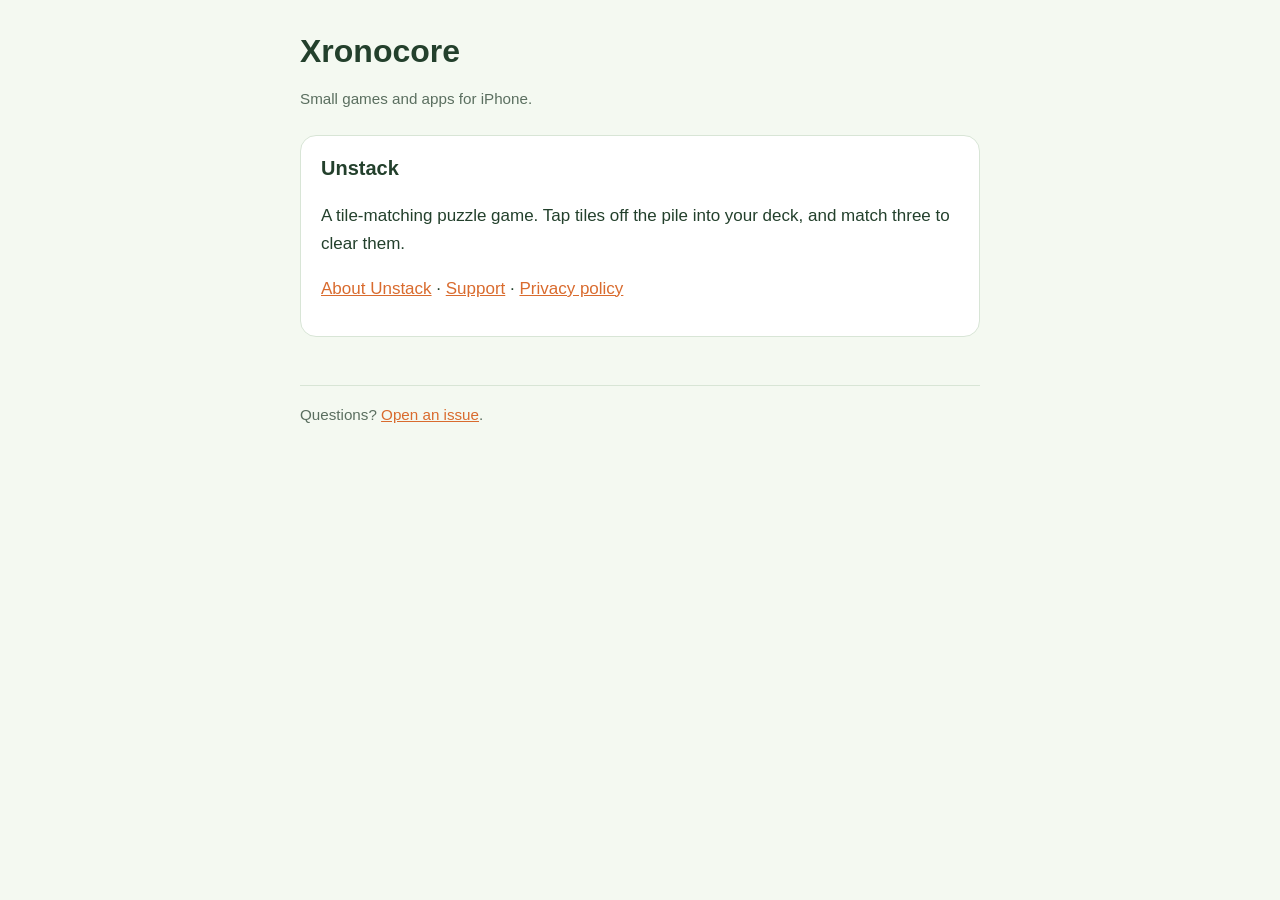
<file: index.html>
<!doctype html>
<html lang="en">
<head>
  <meta charset="utf-8">
  <meta name="viewport" content="width=device-width, initial-scale=1">
  <title>Xronocore</title>
  <meta name="description" content="Apps by Xronocore.">
  <link rel="icon" href="data:,">
  <link rel="stylesheet" href="/style.css">
</head>
<body>
  <main>
    <header>
      <h1>Xronocore</h1>
      <p class="muted">Small games and apps for iPhone.</p>
    </header>

    <section class="card">
      <h2>Unstack</h2>
      <p>A tile-matching puzzle game. Tap tiles off the pile into your deck, and match three to clear them.</p>
      <p><a href="/unstack/">About Unstack</a> &middot; <a href="/unstack/support/">Support</a> &middot; <a href="/unstack/privacy/">Privacy policy</a></p>
    </section>

    <footer class="muted">
      Questions? <a href="https://github.com/xronocore/xronocore.github.io/issues">Open an issue</a>.
    </footer>
  </main>
</body>
</html>
</file>
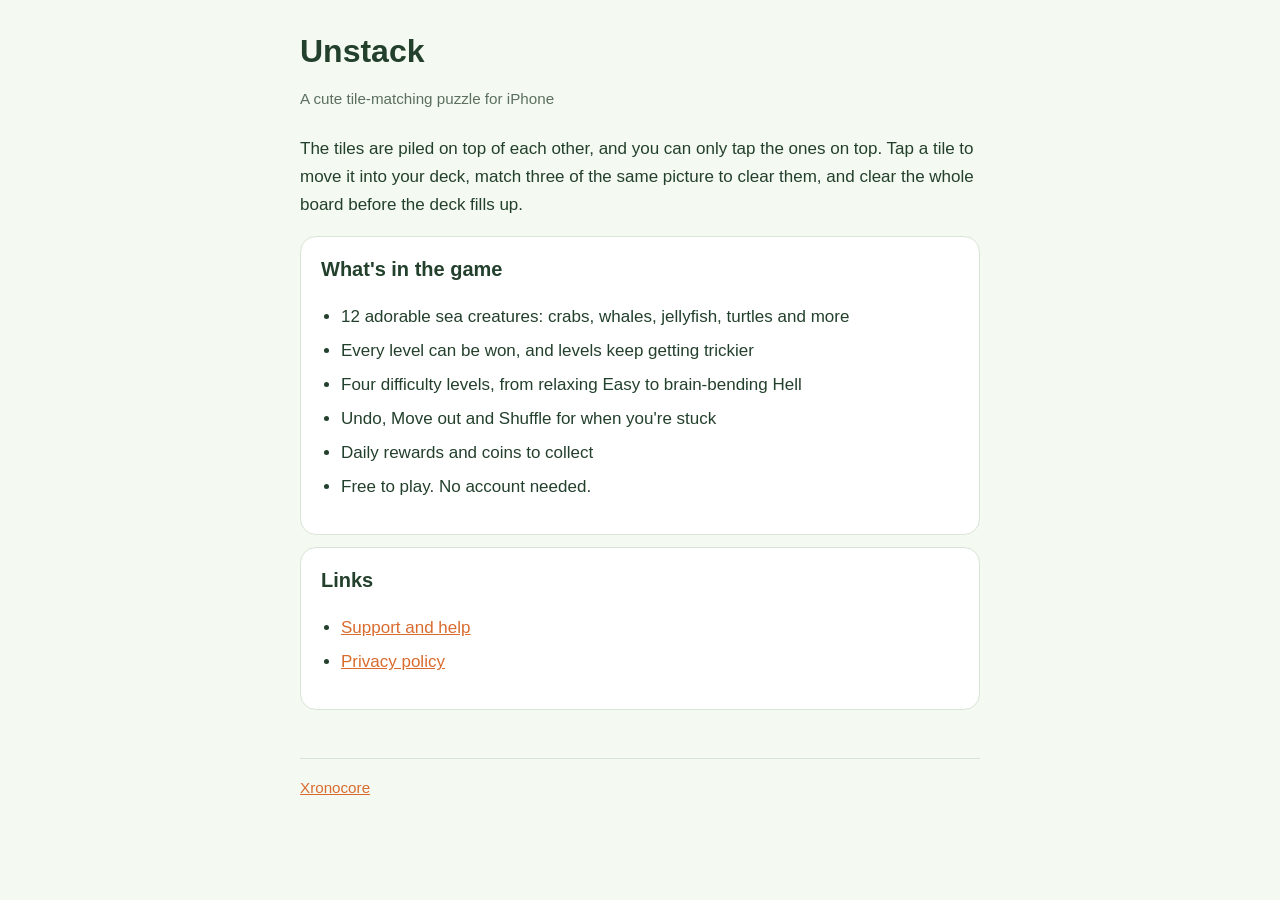
<file: unstack/index.html>
<!doctype html>
<html lang="en">
<head>
  <meta charset="utf-8">
  <meta name="viewport" content="width=device-width, initial-scale=1">
  <title>Unstack: a cute tile-matching puzzle for iPhone</title>
  <meta name="description" content="Tap tiles off the pile, match three, and clear the board before your deck fills up.">
  <link rel="icon" href="data:,">
  <link rel="stylesheet" href="/style.css">
</head>
<body>
  <main>
    <header>
      <h1>Unstack</h1>
      <p class="muted">A cute tile-matching puzzle for iPhone</p>
    </header>

    <p>
      The tiles are piled on top of each other, and you can only tap the ones on top. Tap a tile to move it
      into your deck, match three of the same picture to clear them, and clear the whole board before the
      deck fills up.
    </p>

    <section class="card">
      <h2>What's in the game</h2>
      <ul>
        <li>12 adorable sea creatures: crabs, whales, jellyfish, turtles and more</li>
        <li>Every level can be won, and levels keep getting trickier</li>
        <li>Four difficulty levels, from relaxing Easy to brain-bending Hell</li>
        <li>Undo, Move out and Shuffle for when you're stuck</li>
        <li>Daily rewards and coins to collect</li>
        <li>Free to play. No account needed.</li>
      </ul>
    </section>

    <section class="card">
      <h2>Links</h2>
      <ul>
        <li><a href="/unstack/support/">Support and help</a></li>
        <li><a href="/unstack/privacy/">Privacy policy</a></li>
      </ul>
    </section>

    <footer class="muted">
      <a href="/">Xronocore</a>
    </footer>
  </main>
</body>
</html>
</file>
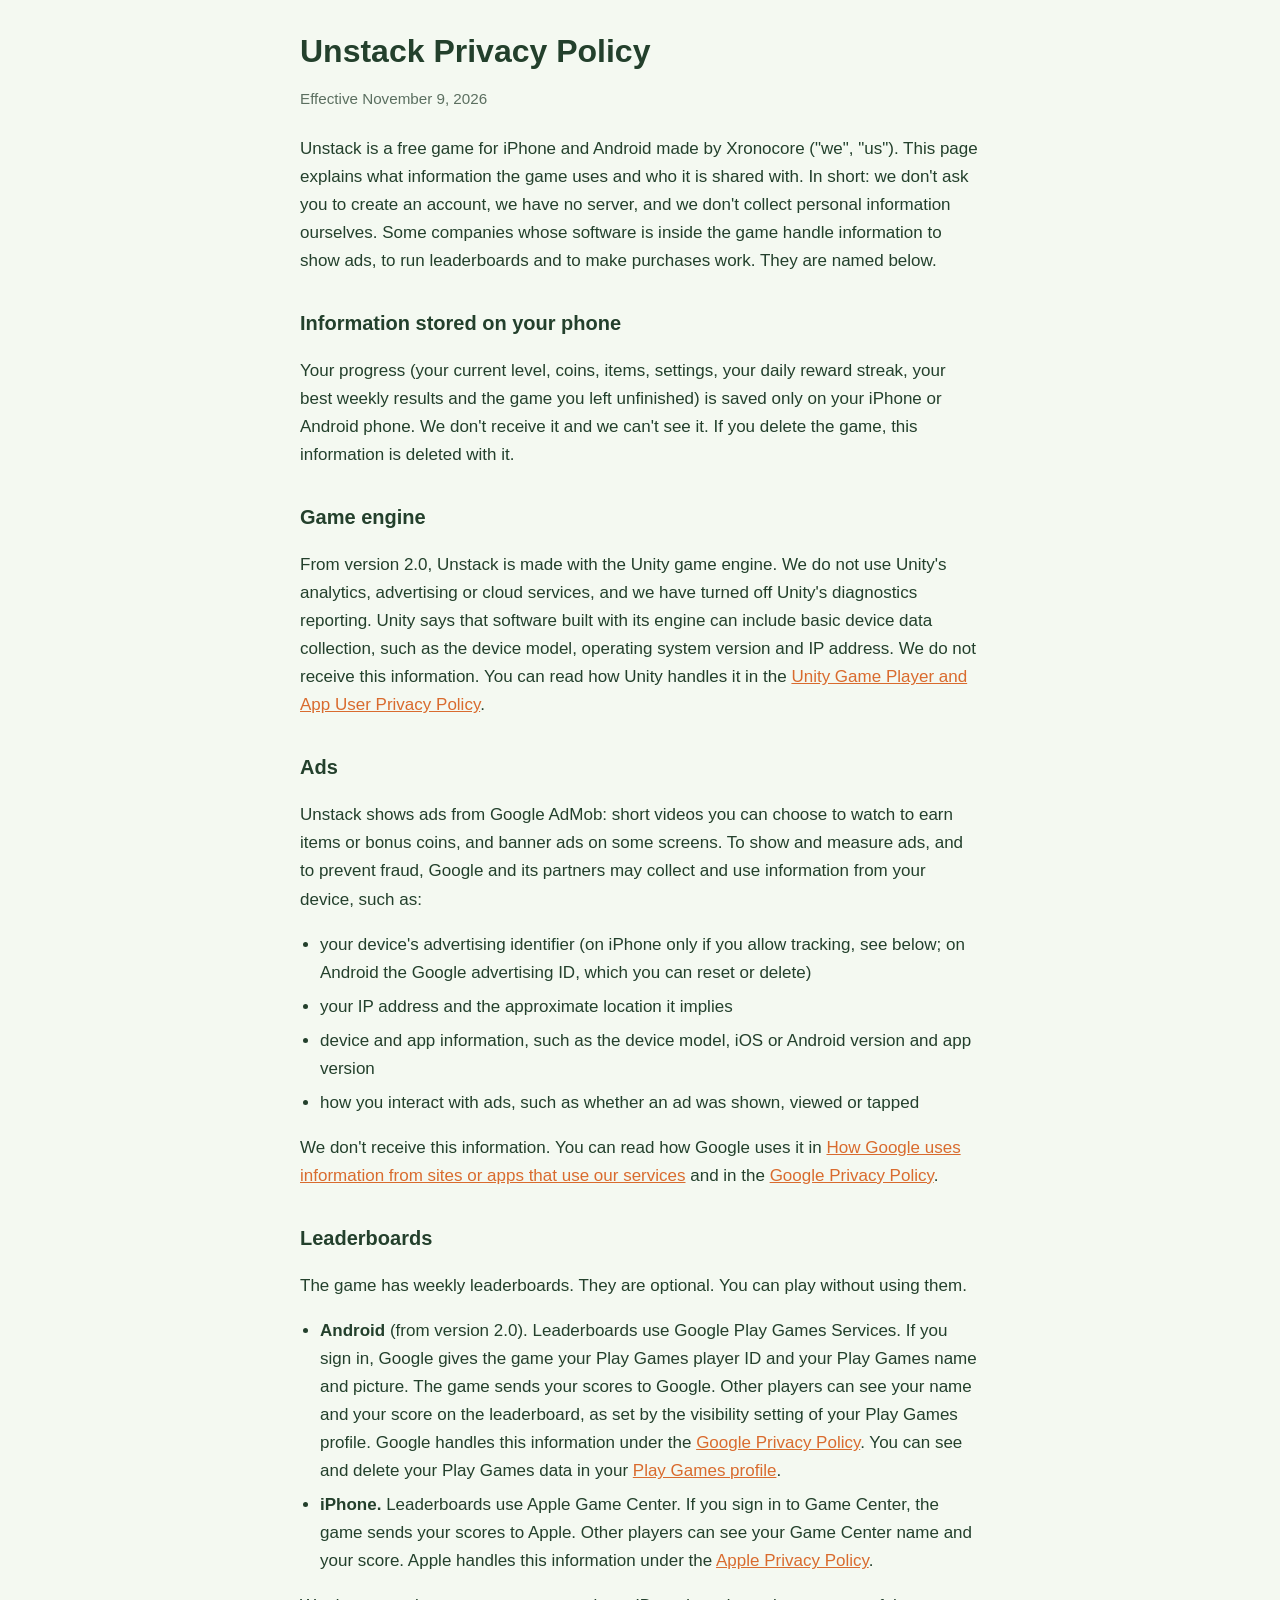
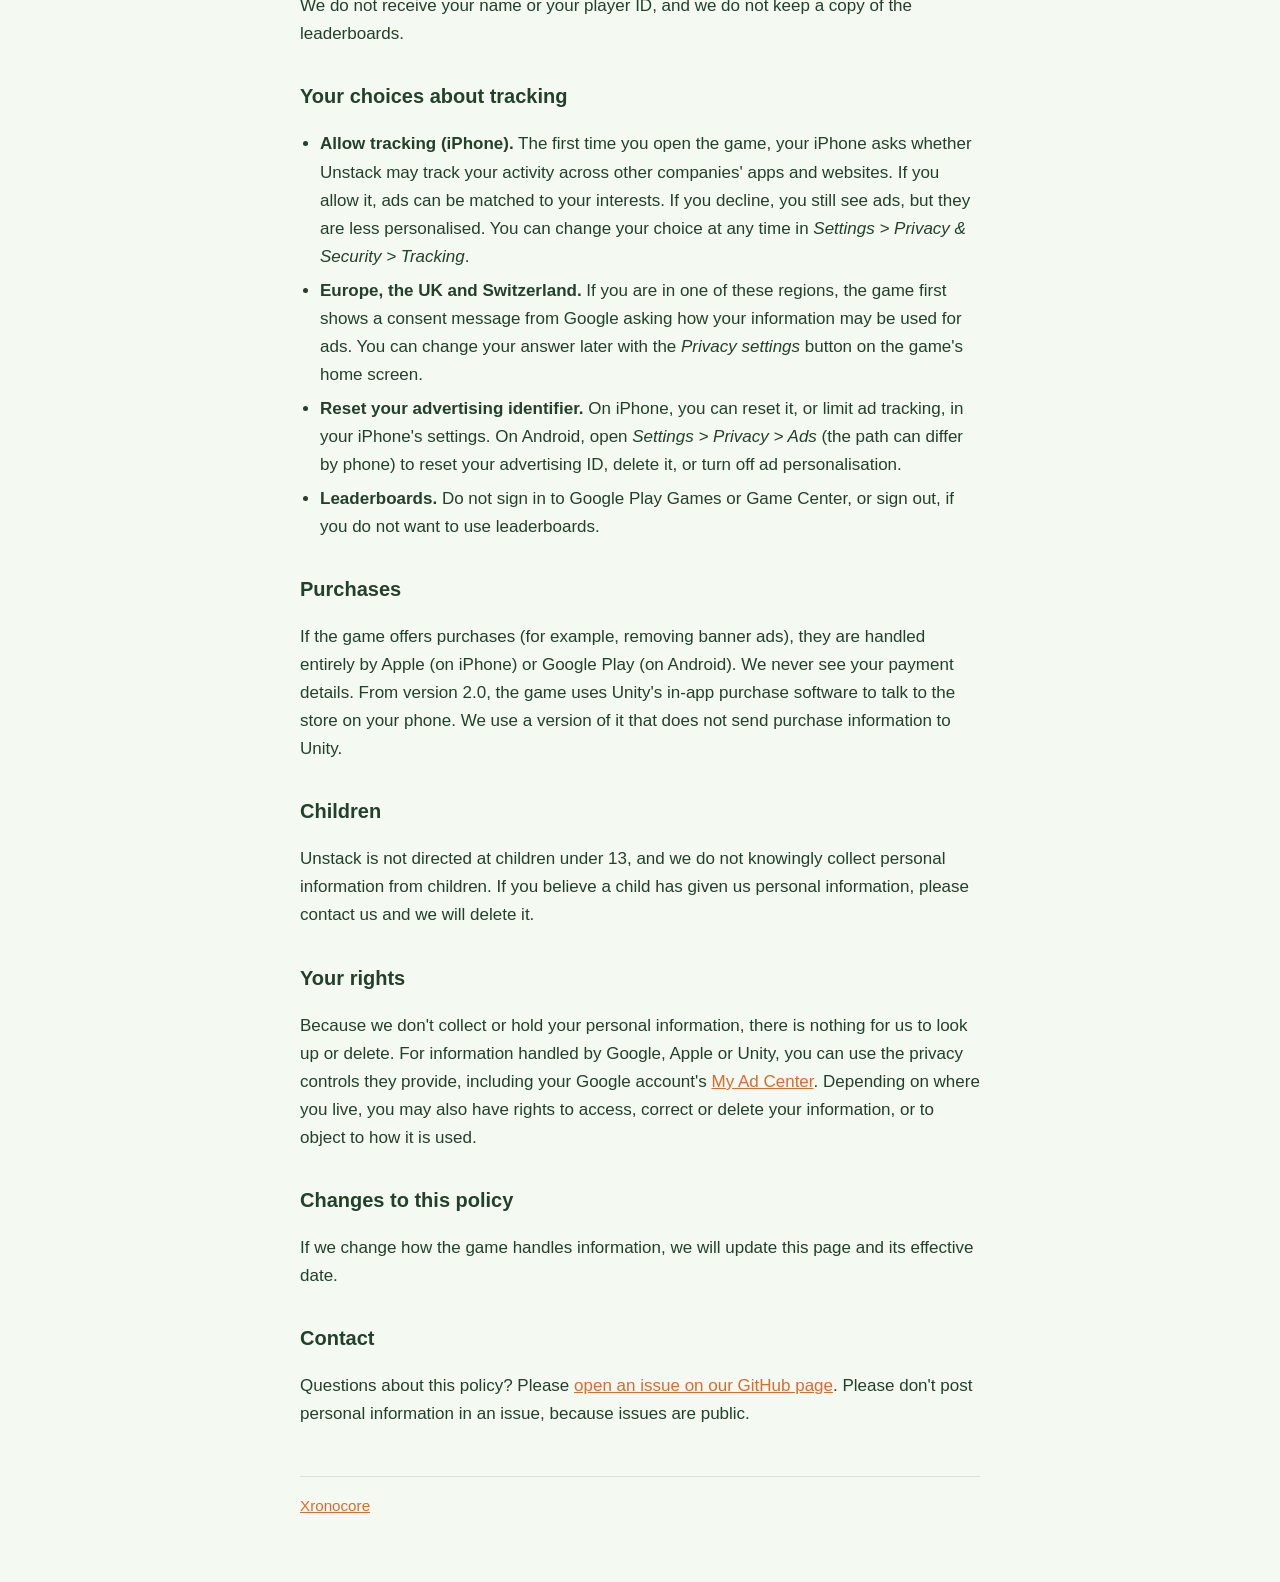
<file: unstack/privacy/index.html>
<!doctype html>
<html lang="en">
<head>
  <meta charset="utf-8">
  <meta name="viewport" content="width=device-width, initial-scale=1">
  <title>Unstack Privacy Policy</title>
  <meta name="description" content="How the Unstack game for iPhone and Android handles your information.">
  <link rel="icon" href="data:,">
  <link rel="stylesheet" href="/style.css">
</head>
<body>
  <main>
    <header>
      <h1>Unstack Privacy Policy</h1>
      <p class="muted">Effective November 9, 2026</p>
    </header>

    <p>
      Unstack is a free game for iPhone and Android made by Xronocore ("we", "us"). This page explains
      what information the game uses and who it is shared with. In short: we don't ask you to create an account, we have no
      server, and we don't collect personal information ourselves. Some companies whose software is inside the game
      handle information to show ads, to run leaderboards and to make purchases work. They are named below.
    </p>

    <h2>Information stored on your phone</h2>
    <p>
      Your progress (your current level, coins, items, settings, your daily reward streak, your best weekly
      results and the game you left unfinished) is saved only on your
      iPhone or Android phone. We don't receive it and we can't see it. If you delete the game, this
      information is deleted with it.
    </p>

    <h2>Game engine</h2>
    <p>
      From version 2.0, Unstack is made with the Unity game engine. We do not use Unity's analytics, advertising or cloud services, and we
      have turned off Unity's diagnostics reporting. Unity says that software built with its engine can include basic device
      data collection, such as the device model, operating system version and IP address. We do not receive this
      information. You can read how Unity handles it in the
      <a href="https://unity.com/legal/game-player-and-app-user-privacy-policy">Unity Game Player and App User Privacy Policy</a>.
    </p>

    <h2>Ads</h2>
    <p>
      Unstack shows ads from Google AdMob: short videos you can choose to watch to earn items or bonus
      coins, and banner ads on some screens. To show and measure ads, and to prevent fraud, Google and its
      partners may collect and use information from your device, such as:
    </p>
    <ul>
      <li>
        your device's advertising identifier (on iPhone only if you allow tracking, see below; on Android
        the Google advertising ID, which you can reset or delete)
      </li>
      <li>your IP address and the approximate location it implies</li>
      <li>device and app information, such as the device model, iOS or Android version and app version</li>
      <li>how you interact with ads, such as whether an ad was shown, viewed or tapped</li>
    </ul>
    <p>
      We don't receive this information. You can read how Google uses it in
      <a href="https://policies.google.com/technologies/partner-sites">How Google uses information from
      sites or apps that use our services</a> and in the
      <a href="https://policies.google.com/privacy">Google Privacy Policy</a>.
    </p>

    <h2>Leaderboards</h2>
    <p>
      The game has weekly leaderboards. They are optional. You can play without using them.
    </p>
    <ul>
      <li>
        <strong>Android</strong> (from version 2.0). Leaderboards use Google Play Games Services. If you sign in, Google gives the
        game your Play Games player ID and your Play Games name and picture. The game sends your scores to Google. Other
        players can see your name and your score on the leaderboard, as set by the visibility setting of your Play Games
        profile. Google handles this information under the
        <a href="https://policies.google.com/privacy">Google Privacy Policy</a>. You can see and delete your Play Games
        data in your <a href="https://play.google.com/games/profile">Play Games profile</a>.
      </li>
      <li>
        <strong>iPhone.</strong> Leaderboards use Apple Game Center. If you sign in to Game Center, the game sends
        your scores to Apple. Other players can see your Game Center name and your score. Apple handles this
        information under the <a href="https://www.apple.com/legal/privacy/">Apple Privacy Policy</a>.
      </li>
    </ul>
    <p>
      We do not receive your name or your player ID, and we do not keep a copy of the leaderboards.
    </p>

    <h2>Your choices about tracking</h2>
    <ul>
      <li>
        <strong>Allow tracking (iPhone).</strong> The first time you open the game, your iPhone asks whether
        Unstack may track your activity across other companies' apps and websites. If you allow it, ads
        can be matched to your interests. If you decline, you still see ads, but they are less
        personalised. You can change your choice at any time in
        <em>Settings &gt; Privacy &amp; Security &gt; Tracking</em>.
      </li>
      <li>
        <strong>Europe, the UK and Switzerland.</strong> If you are in one of these regions, the game
        first shows a consent message from Google asking how your information may be used for ads. You
        can change your answer later with the <em>Privacy settings</em> button on the game's home
        screen.
      </li>
      <li>
        <strong>Reset your advertising identifier.</strong> On iPhone, you can reset it, or limit ad
        tracking, in your iPhone's settings. On Android, open <em>Settings &gt; Privacy &gt; Ads</em> (the
        path can differ by phone) to reset your advertising ID, delete it, or turn off ad personalisation.
      </li>
      <li>
        <strong>Leaderboards.</strong> Do not sign in to Google Play Games or Game Center, or sign out, if you do not want
        to use leaderboards.
      </li>
    </ul>

    <h2>Purchases</h2>
    <p>
      If the game offers purchases (for example, removing banner ads), they are handled entirely by
      Apple (on iPhone) or Google Play (on Android). We never see your payment details. From version 2.0, the game uses Unity's
      in-app purchase software to talk to the store on your phone. We use a version of it that does not send
      purchase information to Unity.
    </p>

    <h2>Children</h2>
    <p>
      Unstack is not directed at children under 13, and we do not knowingly collect personal information
      from children. If you believe a child has given us personal information, please contact us and we will
      delete it.
    </p>

    <h2>Your rights</h2>
    <p>
      Because we don't collect or hold your personal information, there is nothing for us to look up or
      delete. For information handled by Google, Apple or Unity, you can use the privacy controls they provide,
      including your Google account's
      <a href="https://myadcenter.google.com/">My Ad Center</a>. Depending on where you live, you may
      also have rights to access, correct or delete your information, or to object to how it is used.
    </p>

    <h2>Changes to this policy</h2>
    <p>
      If we change how the game handles information, we will update this page and its effective date.
    </p>

    <h2>Contact</h2>
    <p>
      Questions about this policy? Please
      <a href="https://github.com/xronocore/xronocore.github.io/issues">open an issue on our GitHub page</a>.
      Please don't post personal information in an issue, because issues are public.
    </p>

    <footer class="muted">
      <a href="/">Xronocore</a>
    </footer>
  </main>
</body>
</html>
</file>
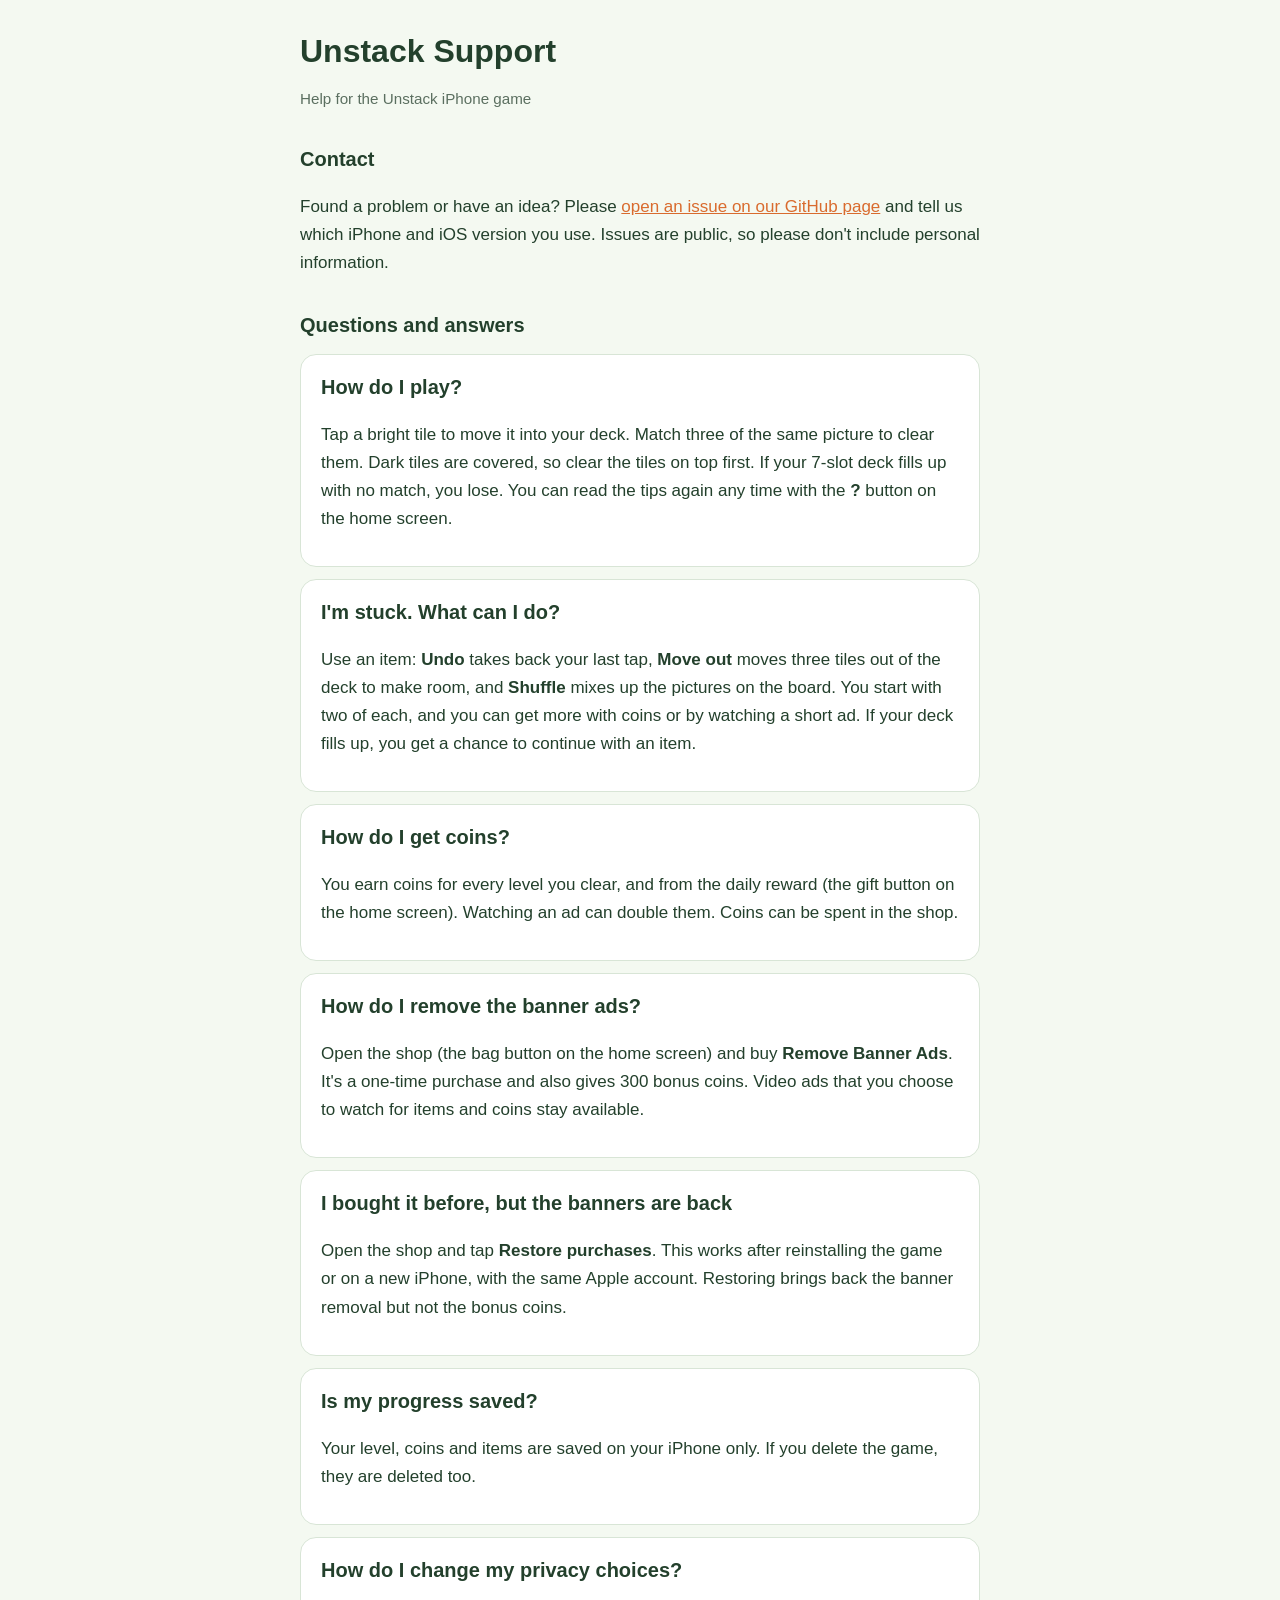
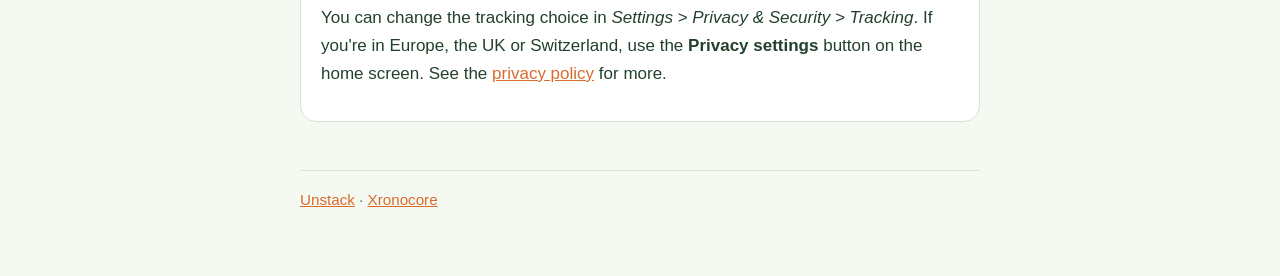
<file: unstack/support/index.html>
<!doctype html>
<html lang="en">
<head>
  <meta charset="utf-8">
  <meta name="viewport" content="width=device-width, initial-scale=1">
  <title>Unstack Support</title>
  <meta name="description" content="Help and contact information for the Unstack iPhone game.">
  <link rel="icon" href="data:,">
  <link rel="stylesheet" href="/style.css">
</head>
<body>
  <main>
    <header>
      <h1>Unstack Support</h1>
      <p class="muted">Help for the Unstack iPhone game</p>
    </header>

    <h2>Contact</h2>
    <p>
      Found a problem or have an idea? Please
      <a href="https://github.com/xronocore/xronocore.github.io/issues">open an issue on our GitHub page</a>
      and tell us which iPhone and iOS version you use. Issues are public, so please don't include personal
      information.
    </p>

    <h2>Questions and answers</h2>

    <section class="card">
      <h2>How do I play?</h2>
      <p>
        Tap a bright tile to move it into your deck. Match three of the same picture to clear them. Dark
        tiles are covered, so clear the tiles on top first. If your 7-slot deck fills up with no match, you
        lose. You can read the tips again any time with the <strong>?</strong> button on the home screen.
      </p>
    </section>

    <section class="card">
      <h2>I'm stuck. What can I do?</h2>
      <p>
        Use an item: <strong>Undo</strong> takes back your last tap, <strong>Move out</strong> moves three tiles
        out of the deck to make room, and <strong>Shuffle</strong> mixes up the pictures on the board. You
        start with two of each, and you can get more with coins or by watching a short ad. If your deck fills
        up, you get a chance to continue with an item.
      </p>
    </section>

    <section class="card">
      <h2>How do I get coins?</h2>
      <p>
        You earn coins for every level you clear, and from the daily reward (the gift button on the home
        screen). Watching an ad can double them. Coins can be spent in the shop.
      </p>
    </section>

    <section class="card">
      <h2>How do I remove the banner ads?</h2>
      <p>
        Open the shop (the bag button on the home screen) and buy <strong>Remove Banner Ads</strong>. It's a
        one-time purchase and also gives 300 bonus coins. Video ads that you choose to watch for items and
        coins stay available.
      </p>
    </section>

    <section class="card">
      <h2>I bought it before, but the banners are back</h2>
      <p>
        Open the shop and tap <strong>Restore purchases</strong>. This works after reinstalling the game or on a
        new iPhone, with the same Apple account. Restoring brings back the banner removal but not the bonus
        coins.
      </p>
    </section>

    <section class="card">
      <h2>Is my progress saved?</h2>
      <p>
        Your level, coins and items are saved on your iPhone only. If you delete the game, they are deleted
        too.
      </p>
    </section>

    <section class="card">
      <h2>How do I change my privacy choices?</h2>
      <p>
        You can change the tracking choice in <em>Settings &gt; Privacy &amp; Security &gt; Tracking</em>. If
        you're in Europe, the UK or Switzerland, use the <strong>Privacy settings</strong> button on the home
        screen. See the <a href="/unstack/privacy/">privacy policy</a> for more.
      </p>
    </section>

    <footer class="muted">
      <a href="/unstack/">Unstack</a> &middot; <a href="/">Xronocore</a>
    </footer>
  </main>
</body>
</html>
</file>
<file: style.css>
:root {
  --bg: #f4f9f1;
  --card: #ffffff;
  --ink: #23402c;
  --muted: #5b6f60;
  --accent: #d96b2e;
  --line: #d8e5d6;
}
@media (prefers-color-scheme: dark) {
  :root {
    --bg: #14201a;
    --card: #1c2c23;
    --ink: #e6f0e4;
    --muted: #9db3a2;
    --accent: #f08a4b;
    --line: #2d4234;
  }
}
* { box-sizing: border-box; }
body {
  margin: 0;
  background: var(--bg);
  color: var(--ink);
  font: 17px/1.65 -apple-system, BlinkMacSystemFont, "Segoe UI", Roboto, "Helvetica Neue", Arial, sans-serif;
}
main {
  max-width: 720px;
  margin: 0 auto;
  padding: 32px 20px 64px;
}
header { margin-bottom: 24px; }
h1 { font-size: 2rem; line-height: 1.2; margin: 0 0 4px; }
h2 { font-size: 1.25rem; margin: 32px 0 8px; }
p, li { color: var(--ink); }
.muted { color: var(--muted); font-size: 0.95rem; }
a { color: var(--accent); }
ul { padding-left: 1.25rem; }
li { margin: 6px 0; }
.card {
  background: var(--card);
  border: 1px solid var(--line);
  border-radius: 16px;
  padding: 16px 20px;
  margin: 12px 0;
}
.card h2 { margin-top: 0; }
footer { margin-top: 48px; padding-top: 16px; border-top: 1px solid var(--line); }
</file>
